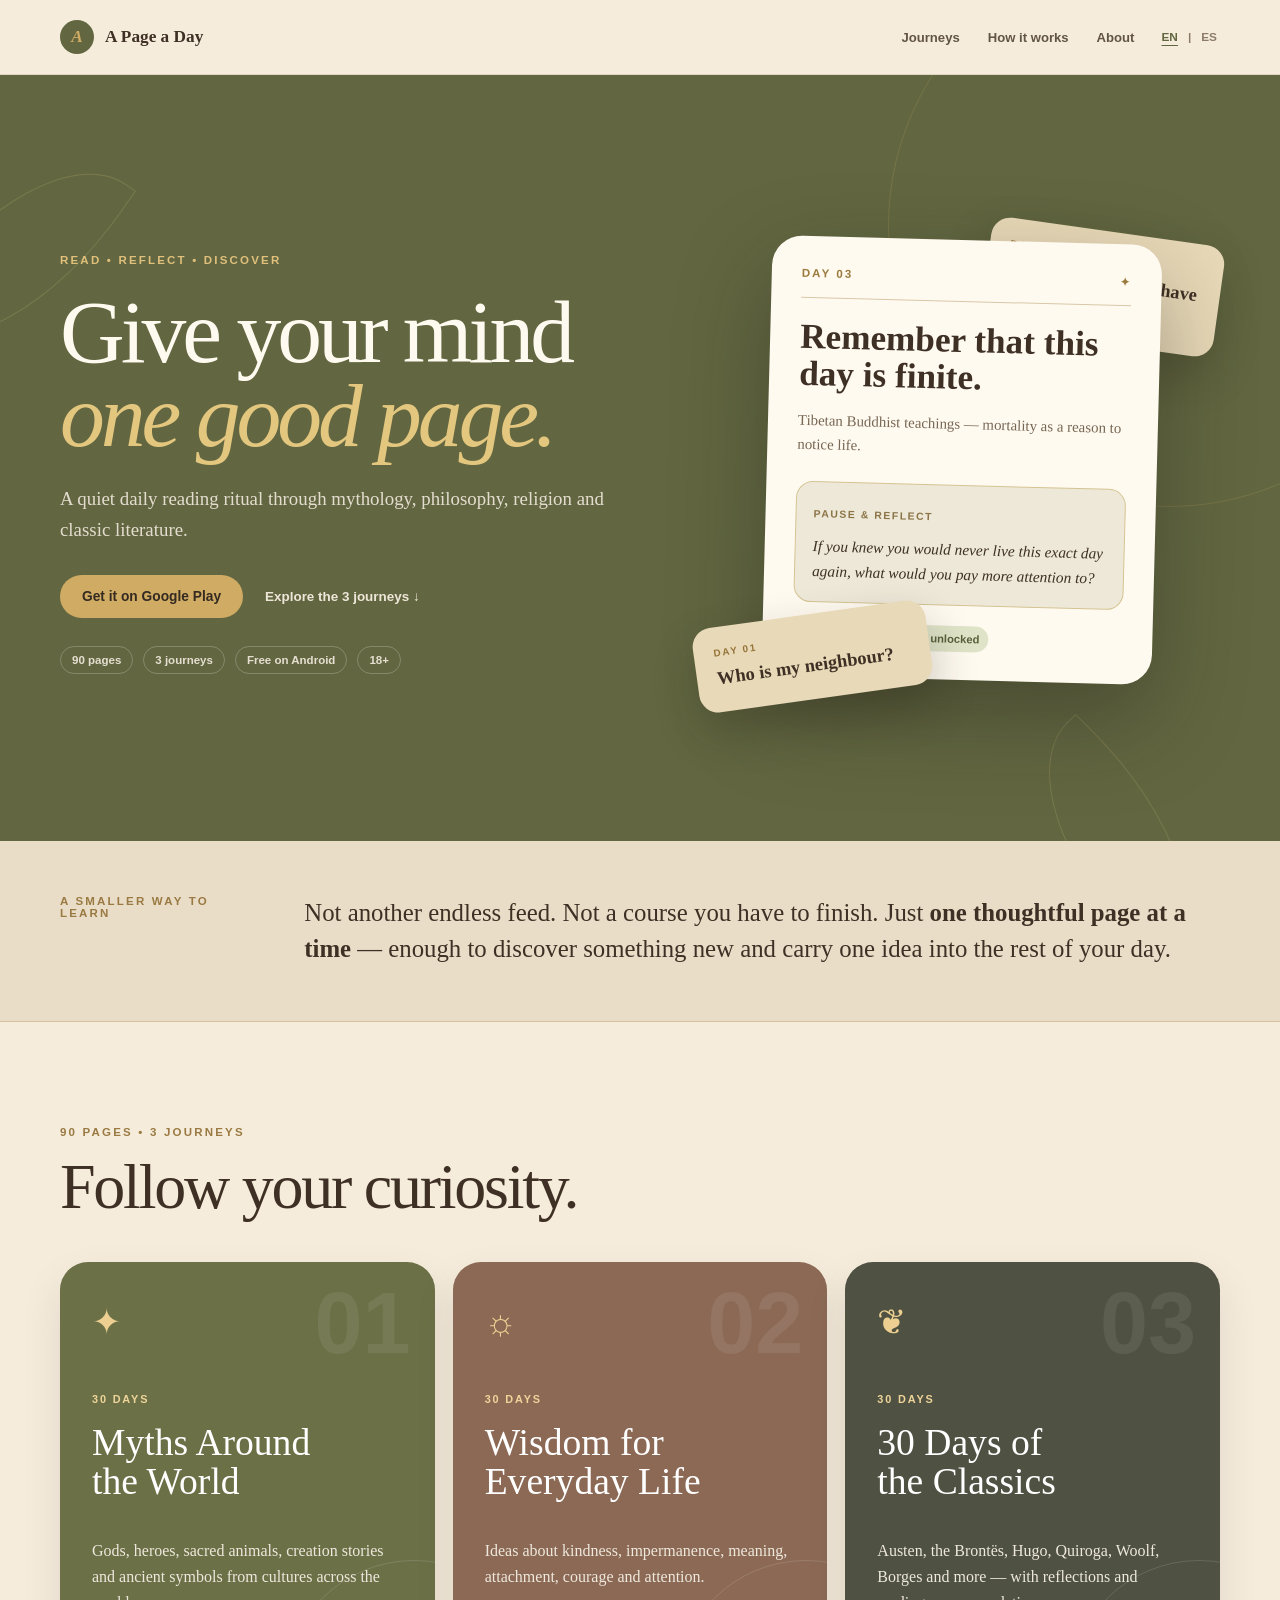
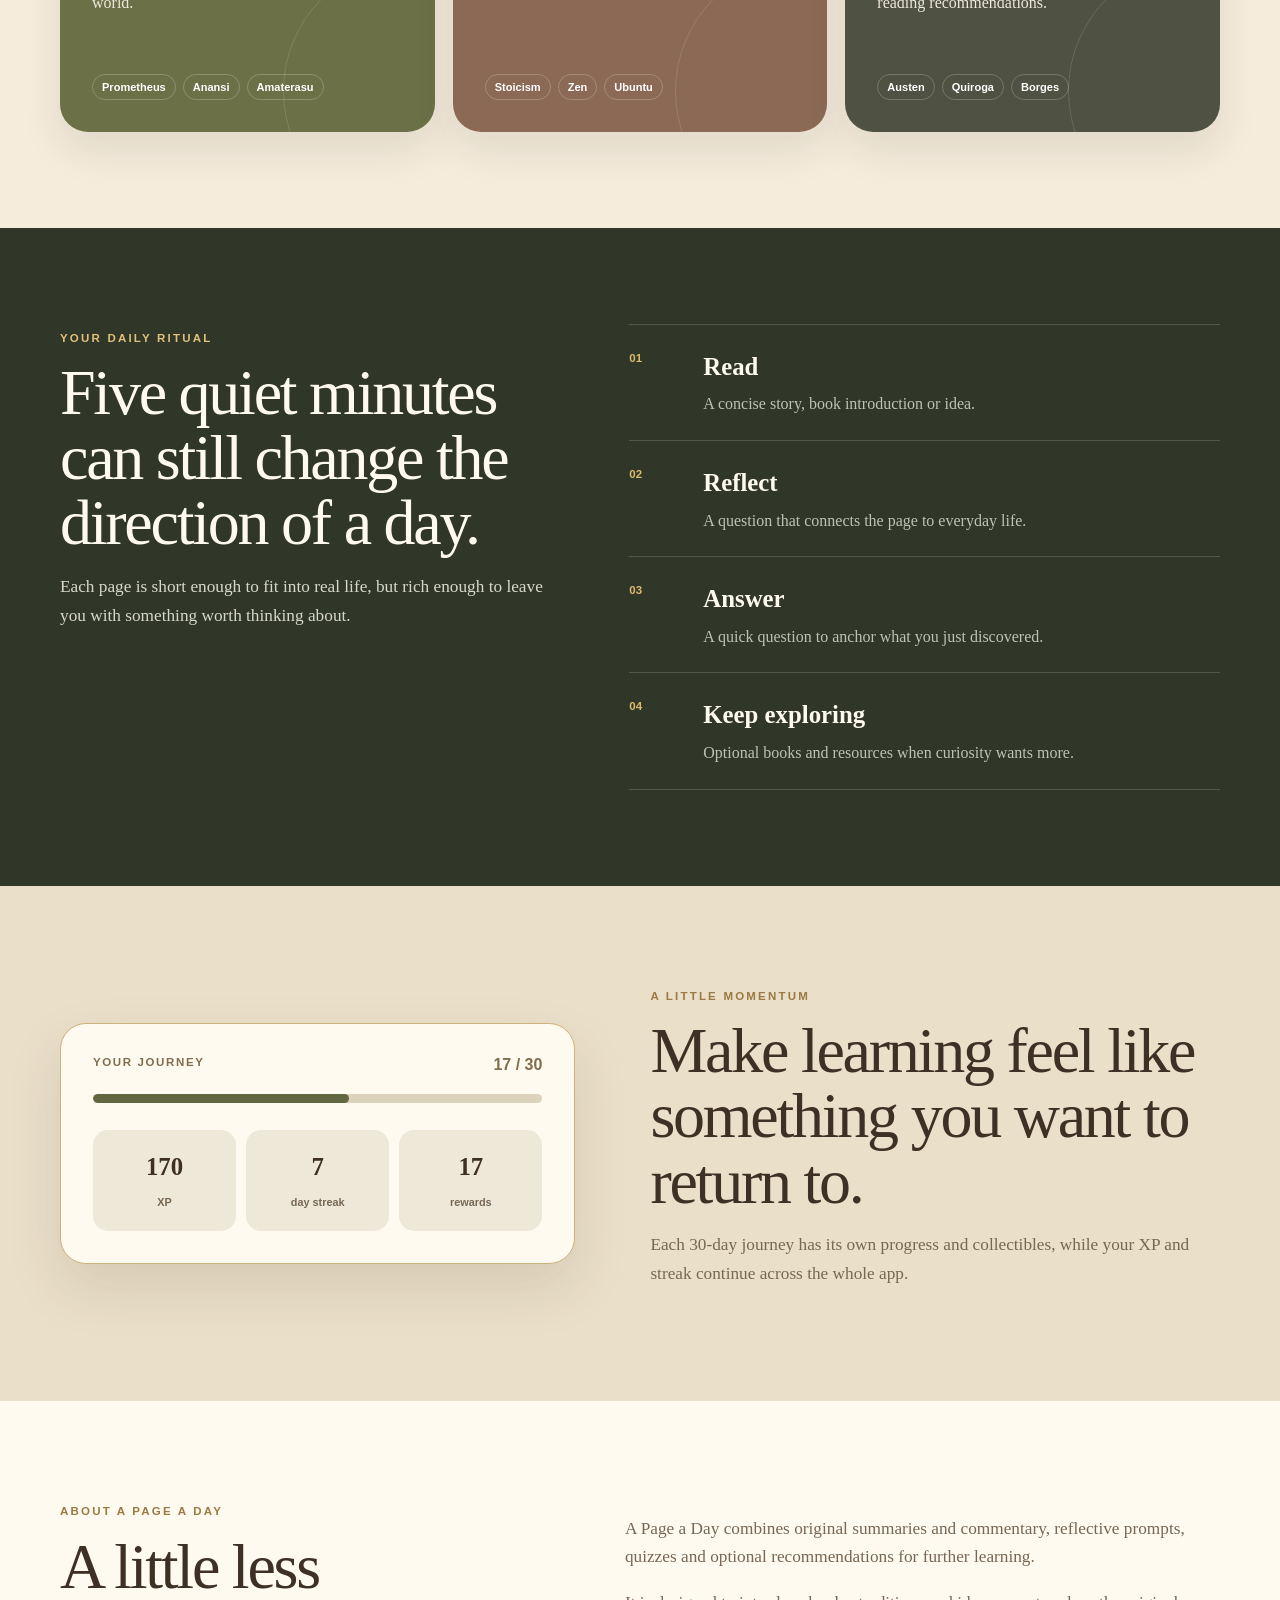
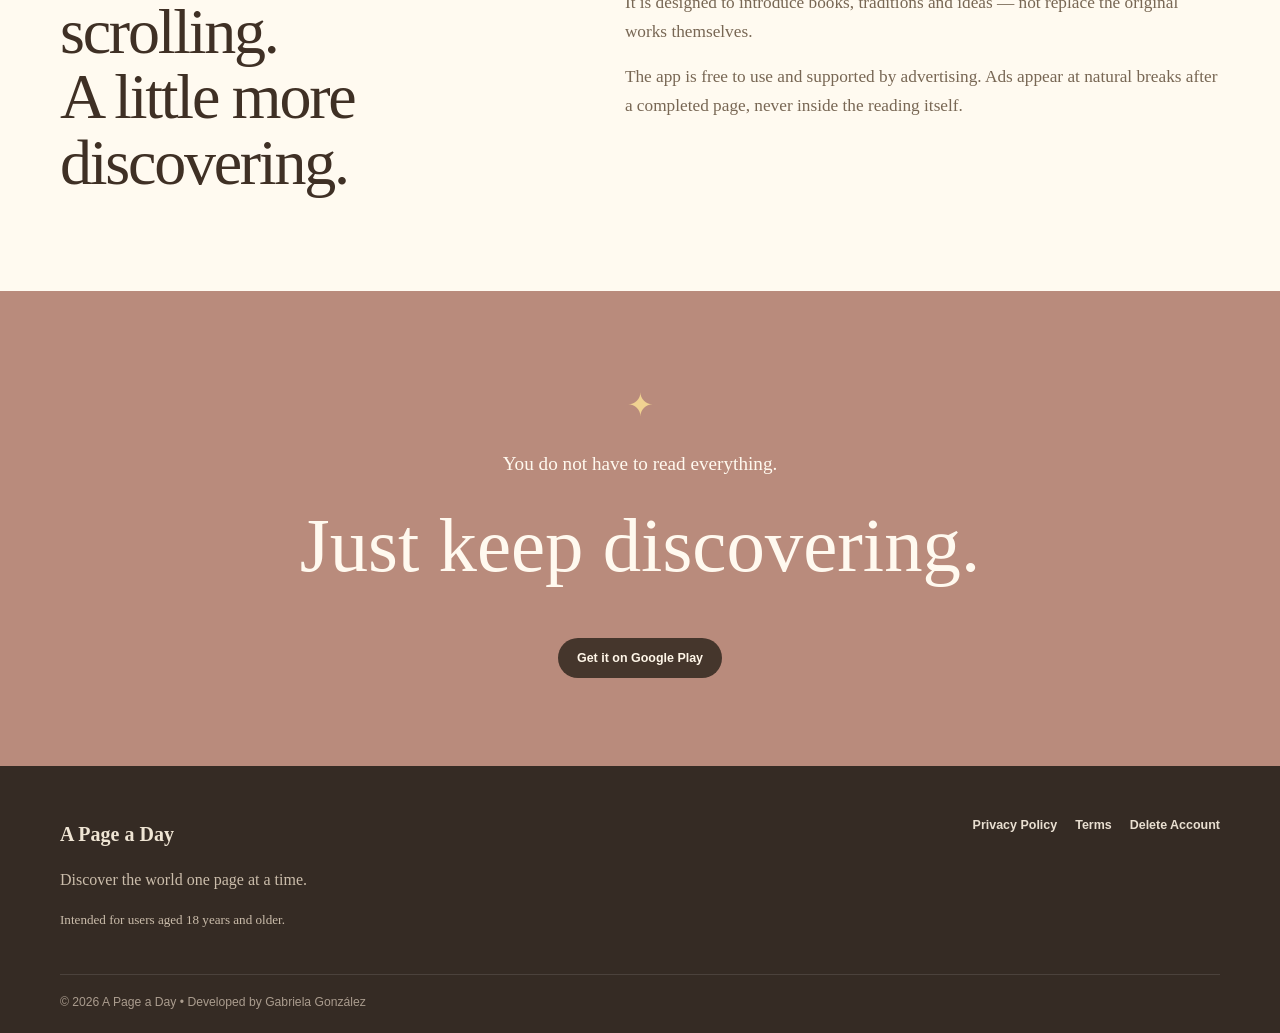
<file: index.html>
<!DOCTYPE html>
<html lang="en">
<head>
  <meta charset="UTF-8">
  <meta name="viewport" content="width=device-width, initial-scale=1.0">
  <meta name="description" content="A Page a Day is a free 18+ reading and reflection app with 90 daily pages across mythology, philosophy, religion and classic literature.">
  <title>A Page a Day</title>
  <link rel="stylesheet" href="style.css">
</head>
<body>
  <header class="topbar">
    <div class="wrap nav-wrap">
      <a class="brand" href="index.html">
        <span class="brand-mark">A</span>
        <span>A Page a Day</span>
      </a>

      <div class="nav-right">
        <nav>
          <a href="#journeys" data-en="Journeys" data-es="Viajes">Journeys</a>
          <a href="#ritual" data-en="How it works" data-es="Cómo funciona">How it works</a>
          <a href="#about" data-en="About" data-es="Acerca de">About</a>
        </nav>

        <div class="language-switch" aria-label="Language selector">
          <button type="button" class="lang-btn active" data-lang="en">EN</button>
          <span>|</span>
          <button type="button" class="lang-btn" data-lang="es">ES</button>
        </div>
      </div>
    </div>
  </header>

  <main>
    <section class="hero">
      <div class="leaf leaf-one"></div>
      <div class="leaf leaf-two"></div>
      <div class="wrap hero-grid">
        <div class="hero-copy">
          <span class="eyebrow light"
            data-en="READ • REFLECT • DISCOVER"
            data-es="LEE • REFLEXIONA • DESCUBRE">READ • REFLECT • DISCOVER</span>

          <h1>
            <span data-en="Give your mind" data-es="Regálale a tu mente">Give your mind</span><br>
            <em data-en="one good page." data-es="una buena página.">one good page.</em>
          </h1>

          <p class="hero-text"
            data-en="A quiet daily reading ritual through mythology, philosophy, religion and classic literature."
            data-es="Un pequeño ritual diario de lectura a través de la mitología, la filosofía, la religión y la literatura clásica.">
            A quiet daily reading ritual through mythology, philosophy, religion and classic literature.
          </p>

          <div class="hero-actions">
            <a class="button gold" href="https://play.google.com/store/apps/details?id=com.gabrielagonzalez.a_page_a_day&pcampaignid=web_share" target="_blank" rel="noopener"
              data-en="Get it on Google Play"
              data-es="Disponible en Google Play">Get it on Google Play</a>

            <a class="text-link" href="#journeys"
              data-en="Explore the 3 journeys ↓"
              data-es="Explora los 3 viajes ↓">Explore the 3 journeys ↓</a>
          </div>

          <div class="hero-facts">
            <span data-en="90 pages" data-es="90 páginas">90 pages</span>
            <span data-en="3 journeys" data-es="3 viajes">3 journeys</span>
            <span data-en="Free on Android" data-es="Gratis en Android">Free on Android</span>
            <span>18+</span>
          </div>
        </div>

        <div class="visual-stack" aria-label="Preview of the A Page a Day reading experience">
          <div class="mini-card back-card">
            <span data-en="DAY 14" data-es="DÍA 14">DAY 14</span>
            <strong
              data-en="Difference does not have to become distance."
              data-es="La diferencia no tiene que convertirse en distancia.">
              Difference does not have to become distance.
            </strong>
          </div>

          <div class="phone-card">
            <div class="phone-top">
              <span data-en="DAY 03" data-es="DÍA 03">DAY 03</span>
              <span>✦</span>
            </div>
            <div class="divider"></div>
            <h2
              data-en="Remember that this day is finite."
              data-es="Recuerda que este día es finito.">
              Remember that this day is finite.
            </h2>
            <p class="sub"
              data-en="Tibetan Buddhist teachings — mortality as a reason to notice life."
              data-es="Enseñanzas budistas tibetanas — la mortalidad como razón para notar la vida.">
              Tibetan Buddhist teachings — mortality as a reason to notice life.
            </p>

            <div class="inner-note">
              <span data-en="PAUSE & REFLECT" data-es="PAUSA Y REFLEXIONA">PAUSE & REFLECT</span>
              <p
                data-en="If you knew you would never live this exact day again, what would you pay more attention to?"
                data-es="Si supieras que nunca volverás a vivir exactamente este día, ¿a qué prestarías más atención?">
                If you knew you would never live this exact day again, what would you pay more attention to?
              </p>
            </div>

            <div class="reward-row">
              <span>+10 XP</span>
              <span data-en="New reward unlocked" data-es="Nueva recompensa desbloqueada">New reward unlocked</span>
            </div>
          </div>

          <div class="mini-card front-card">
            <span data-en="DAY 01" data-es="DÍA 01">DAY 01</span>
            <strong data-en="Who is my neighbour?" data-es="¿Quién es mi prójimo?">Who is my neighbour?</strong>
          </div>
        </div>
      </div>
    </section>

    <section class="manifesto">
      <div class="wrap manifesto-grid">
        <span class="eyebrow"
          data-en="A SMALLER WAY TO LEARN"
          data-es="UNA FORMA MÁS SIMPLE DE APRENDER">A SMALLER WAY TO LEARN</span>

        <p
          data-en="Not another endless feed. Not a course you have to finish. Just <strong>one thoughtful page at a time</strong> — enough to discover something new and carry one idea into the rest of your day."
          data-es="No es otro feed infinito. No es un curso que tienes que terminar. Solo <strong>una página para pensar cada vez</strong> — lo suficiente para descubrir algo nuevo y llevarte una idea al resto del día.">
          Not another endless feed. Not a course you have to finish. Just <strong>one thoughtful page at a time</strong> — enough to discover something new and carry one idea into the rest of your day.
        </p>
      </div>
    </section>

    <section id="journeys" class="section journeys-section">
      <div class="wrap">
        <div class="section-heading">
          <span class="eyebrow" data-en="90 PAGES • 3 JOURNEYS" data-es="90 PÁGINAS • 3 VIAJES">90 PAGES • 3 JOURNEYS</span>
          <h2 data-en="Follow your curiosity." data-es="Sigue tu curiosidad.">Follow your curiosity.</h2>
        </div>

        <div class="journey-grid">
          <article class="journey-card myth">
            <div class="journey-number">01</div>
            <div class="symbol">✦</div>
            <p class="kicker" data-en="30 DAYS" data-es="30 DÍAS">30 DAYS</p>
            <h3 data-en="Myths Around<br>the World" data-es="Mitos<br>del mundo">Myths Around<br>the World</h3>
            <p class="desc"
              data-en="Gods, heroes, sacred animals, creation stories and ancient symbols from cultures across the world."
              data-es="Dioses, héroes, animales sagrados, relatos de creación y símbolos antiguos de culturas de todo el mundo.">
              Gods, heroes, sacred animals, creation stories and ancient symbols from cultures across the world.
            </p>
            <div class="tags"><span>Prometheus</span><span>Anansi</span><span>Amaterasu</span></div>
          </article>

          <article class="journey-card wisdom">
            <div class="journey-number">02</div>
            <div class="symbol">☼</div>
            <p class="kicker" data-en="30 DAYS" data-es="30 DÍAS">30 DAYS</p>
            <h3 data-en="Wisdom for<br>Everyday Life" data-es="Sabiduría para<br>la vida cotidiana">Wisdom for<br>Everyday Life</h3>
            <p class="desc"
              data-en="Ideas about kindness, impermanence, meaning, attachment, courage and attention."
              data-es="Ideas sobre bondad, impermanencia, sentido, apego, coraje y atención.">
              Ideas about kindness, impermanence, meaning, attachment, courage and attention.
            </p>
            <div class="tags"><span>Stoicism</span><span>Zen</span><span>Ubuntu</span></div>
          </article>

          <article class="journey-card classics">
            <div class="journey-number">03</div>
            <div class="symbol">❦</div>
            <p class="kicker" data-en="30 DAYS" data-es="30 DÍAS">30 DAYS</p>
            <h3 data-en="30 Days of<br>the Classics" data-es="30 días de<br>clásicos">30 Days of<br>the Classics</h3>
            <p class="desc"
              data-en="Austen, the Brontës, Hugo, Quiroga, Woolf, Borges and more — with reflections and reading recommendations."
              data-es="Austen, las Brontë, Hugo, Quiroga, Woolf, Borges y más — con reflexiones y recomendaciones de lectura.">
              Austen, the Brontës, Hugo, Quiroga, Woolf, Borges and more — with reflections and reading recommendations.
            </p>
            <div class="tags"><span>Austen</span><span>Quiroga</span><span>Borges</span></div>
          </article>
        </div>
      </div>
    </section>

    <section id="ritual" class="section ritual-section">
      <div class="wrap ritual-grid">
        <div class="ritual-copy">
          <span class="eyebrow light" data-en="YOUR DAILY RITUAL" data-es="TU RITUAL DIARIO">YOUR DAILY RITUAL</span>
          <h2
            data-en="Five quiet minutes can still change the direction of a day."
            data-es="Cinco minutos tranquilos pueden cambiar la dirección de un día.">
            Five quiet minutes can still change the direction of a day.
          </h2>
          <p
            data-en="Each page is short enough to fit into real life, but rich enough to leave you with something worth thinking about."
            data-es="Cada página es lo bastante breve para entrar en la vida real, pero lo bastante rica para dejarte algo en qué pensar.">
            Each page is short enough to fit into real life, but rich enough to leave you with something worth thinking about.
          </p>
        </div>

        <div class="steps">
          <article>
            <span>01</span>
            <div>
              <h3 data-en="Read" data-es="Lee">Read</h3>
              <p data-en="A concise story, book introduction or idea." data-es="Un relato, una introducción a un libro o una idea breve.">A concise story, book introduction or idea.</p>
            </div>
          </article>
          <article>
            <span>02</span>
            <div>
              <h3 data-en="Reflect" data-es="Reflexiona">Reflect</h3>
              <p data-en="A question that connects the page to everyday life." data-es="Una pregunta que conecta la página con la vida cotidiana.">A question that connects the page to everyday life.</p>
            </div>
          </article>
          <article>
            <span>03</span>
            <div>
              <h3 data-en="Answer" data-es="Responde">Answer</h3>
              <p data-en="A quick question to anchor what you just discovered." data-es="Una pregunta rápida para fijar lo que acabas de descubrir.">A quick question to anchor what you just discovered.</p>
            </div>
          </article>
          <article>
            <span>04</span>
            <div>
              <h3 data-en="Keep exploring" data-es="Sigue explorando">Keep exploring</h3>
              <p data-en="Optional books and resources when curiosity wants more." data-es="Libros y recursos opcionales cuando la curiosidad quiera más.">Optional books and resources when curiosity wants more.</p>
            </div>
          </article>
        </div>
      </div>
    </section>

    <section class="progress-section">
      <div class="wrap progress-grid">
        <div class="progress-card">
          <div class="progress-top">
            <span data-en="YOUR JOURNEY" data-es="TU VIAJE">YOUR JOURNEY</span>
            <strong>17 / 30</strong>
          </div>
          <div class="progress-bar"><i></i></div>
          <div class="progress-stats">
            <div><strong>170</strong><span>XP</span></div>
            <div><strong>7</strong><span data-en="day streak" data-es="días de racha">day streak</span></div>
            <div><strong>17</strong><span data-en="rewards" data-es="recompensas">rewards</span></div>
          </div>
        </div>

        <div class="progress-copy">
          <span class="eyebrow" data-en="A LITTLE MOMENTUM" data-es="UN POCO DE IMPULSO">A LITTLE MOMENTUM</span>
          <h2
            data-en="Make learning feel like something you want to return to."
            data-es="Haz que aprender sea algo a lo que quieras volver.">
            Make learning feel like something you want to return to.
          </h2>
          <p
            data-en="Each 30-day journey has its own progress and collectibles, while your XP and streak continue across the whole app."
            data-es="Cada viaje de 30 días tiene su propio progreso y recompensas, mientras que tu XP y tu racha continúan en toda la app.">
            Each 30-day journey has its own progress and collectibles, while your XP and streak continue across the whole app.
          </p>
        </div>
      </div>
    </section>

    <section id="about" class="section about-section">
      <div class="wrap about-grid">
        <div>
          <span class="eyebrow" data-en="ABOUT A PAGE A DAY" data-es="ACERCA DE A PAGE A DAY">ABOUT A PAGE A DAY</span>
          <h2
            data-en="A little less scrolling.<br>A little more discovering."
            data-es="Un poco menos de scroll.<br>Un poco más de descubrir.">
            A little less scrolling.<br>A little more discovering.
          </h2>
        </div>

        <div class="about-copy">
          <p
            data-en="A Page a Day combines original summaries and commentary, reflective prompts, quizzes and optional recommendations for further learning."
            data-es="A Page a Day combina resúmenes y comentarios originales, preguntas de reflexión, quizzes y recomendaciones opcionales para seguir aprendiendo.">
            A Page a Day combines original summaries and commentary, reflective prompts, quizzes and optional recommendations for further learning.
          </p>

          <p
            data-en="It is designed to introduce books, traditions and ideas — not replace the original works themselves."
            data-es="Está diseñada para presentar libros, tradiciones e ideas — no para sustituir las obras originales.">
            It is designed to introduce books, traditions and ideas — not replace the original works themselves.
          </p>

          <p
            data-en="The app is free to use and supported by advertising. Ads appear at natural breaks after a completed page, never inside the reading itself."
            data-es="La app es gratuita y se sostiene con publicidad. Los anuncios aparecen en pausas naturales después de completar una página, nunca dentro de la lectura.">
            The app is free to use and supported by advertising. Ads appear at natural breaks after a completed page, never inside the reading itself.
          </p>
        </div>
      </div>
    </section>

    <section class="closing">
      <div class="wrap closing-inner">
        <span class="closing-symbol">✦</span>
        <p data-en="You do not have to read everything." data-es="No tienes que leerlo todo.">You do not have to read everything.</p>
        <h2 data-en="Just keep discovering." data-es="Solo sigue descubriendo.">Just keep discovering.</h2>
        <a class="play-badge" href="https://play.google.com/store/apps/details?id=com.gabrielagonzalez.a_page_a_day&pcampaignid=web_share" target="_blank" rel="noopener"
          data-en="Get it on Google Play"
          data-es="Disponible en Google Play">Get it on Google Play</a>
      </div>
    </section>
  </main>

  <footer>
    <div class="wrap footer-main">
      <div>
        <a class="footer-brand" href="index.html">A Page a Day</a>
        <p data-en="Discover the world one page at a time." data-es="Descubre el mundo una página a la vez.">Discover the world one page at a time.</p>
        <p class="age" data-en="Intended for users aged 18 years and older." data-es="Destinada a usuarios mayores de 18 años.">Intended for users aged 18 years and older.</p>
      </div>

      <div class="footer-links">
        <a href="privacy.html" data-en="Privacy Policy" data-es="Política de privacidad">Privacy Policy</a>
        <a href="terms.html" data-en="Terms" data-es="Términos">Terms</a>
        <a href="delete-account.html" data-en="Delete Account" data-es="Eliminar cuenta">Delete Account</a>
      </div>
    </div>

    <div class="wrap footer-bottom">
      © 2026 A Page a Day • Developed by Gabriela González
    </div>
  </footer>

<script>
(() => {
  const buttons = document.querySelectorAll('.lang-btn');
  const translatable = document.querySelectorAll('[data-en][data-es]');

  function setLanguage(lang) {
    document.documentElement.lang = lang;

    translatable.forEach((element) => {
      const value = element.getAttribute('data-' + lang);
      if (value !== null) {
        element.innerHTML = value;
      }
    });

    buttons.forEach((button) => {
      button.classList.toggle('active', button.dataset.lang === lang);
    });

    try {
      localStorage.setItem('apageaday-language', lang);
    } catch (e) {}
  }

  let initialLanguage = 'en';

  try {
    const saved = localStorage.getItem('apageaday-language');
    if (saved === 'en' || saved === 'es') {
      initialLanguage = saved;
    } else if ((navigator.language || '').toLowerCase().startsWith('es')) {
      initialLanguage = 'es';
    }
  } catch (e) {
    if ((navigator.language || '').toLowerCase().startsWith('es')) {
      initialLanguage = 'es';
    }
  }

  buttons.forEach((button) => {
    button.addEventListener('click', () => setLanguage(button.dataset.lang));
  });

  setLanguage(initialLanguage);
})();
</script>

</body>
</html>
</file>
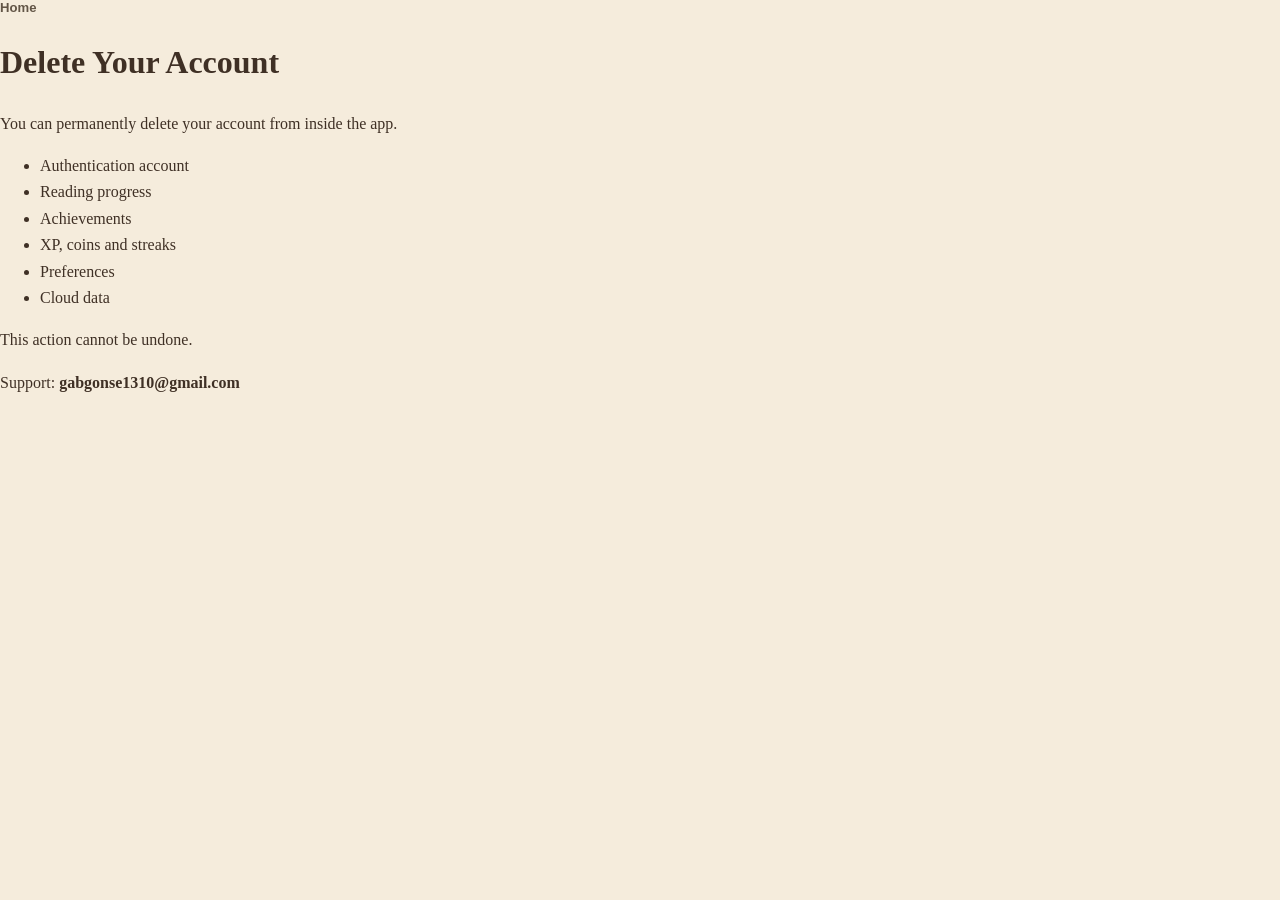
<file: delete-account.html>
<!DOCTYPE html><html lang='en'><head><meta charset='UTF-8'><title>Delete Account</title><link rel='stylesheet' href='style.css'></head><body><nav><a href='index.html'>Home</a></nav><h1>Delete Your Account</h1><p>You can permanently delete your account from inside the app.</p><ul><li>Authentication account</li><li>Reading progress</li><li>Achievements</li><li>XP, coins and streaks</li><li>Preferences</li><li>Cloud data</li></ul><p>This action cannot be undone.</p><p>Support: <strong>gabgonse1310@gmail.com</strong></p></body></html>
</file>
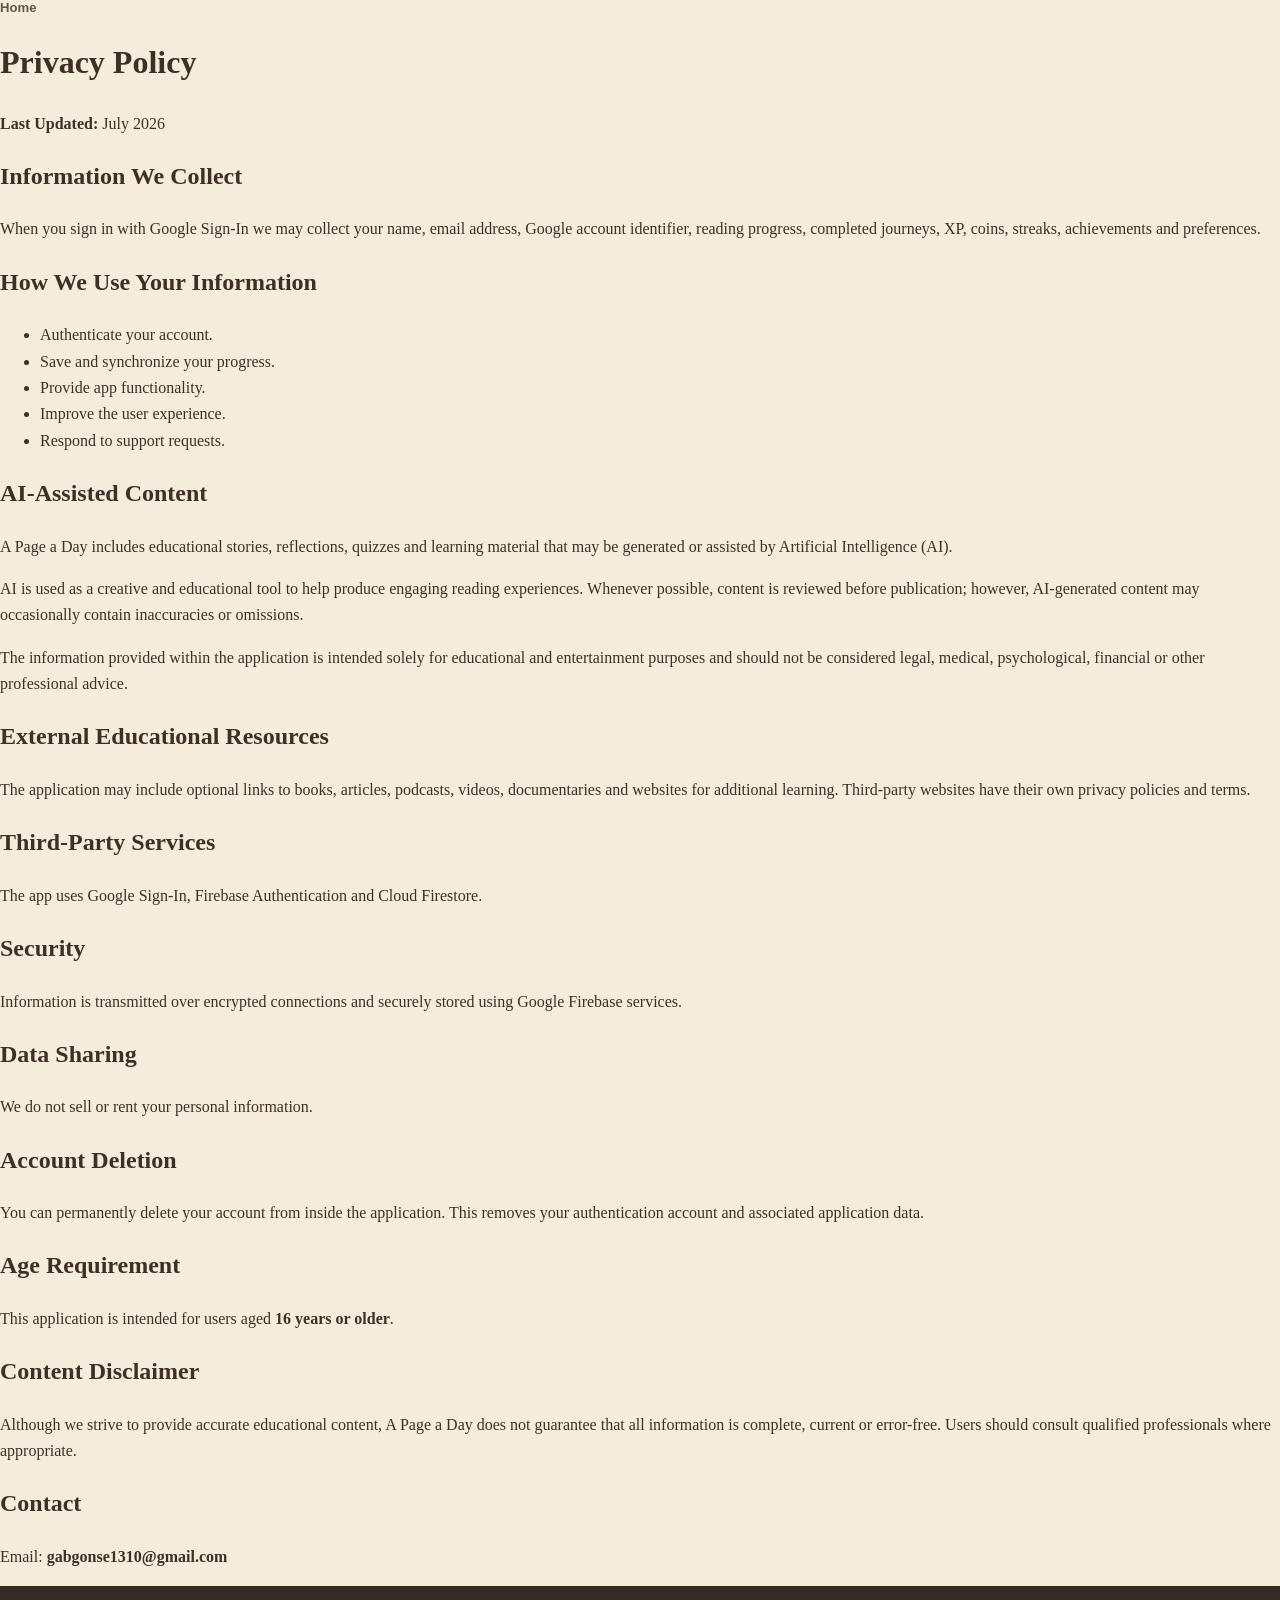
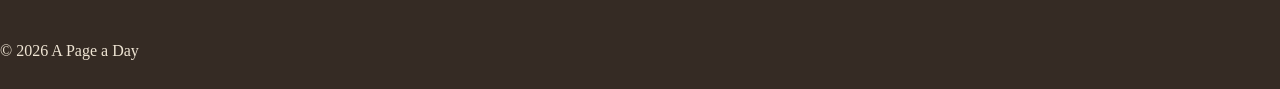
<file: privacy.html>
<!DOCTYPE html><html lang="en"><head><meta charset="UTF-8"><meta name="viewport" content="width=device-width,initial-scale=1"><title>Privacy Policy</title><link rel="stylesheet" href="style.css"></head><body><nav><a href="index.html">Home</a></nav><h1>Privacy Policy</h1><p><strong>Last Updated:</strong> July 2026</p><h2>Information We Collect</h2><p>When you sign in with Google Sign-In we may collect your name, email address, Google account identifier, reading progress, completed journeys, XP, coins, streaks, achievements and preferences.</p><h2>How We Use Your Information</h2><ul><li>Authenticate your account.</li><li>Save and synchronize your progress.</li><li>Provide app functionality.</li><li>Improve the user experience.</li><li>Respond to support requests.</li></ul><h2>AI-Assisted Content</h2><p>A Page a Day includes educational stories, reflections, quizzes and learning material that may be generated or assisted by Artificial Intelligence (AI).</p><p>AI is used as a creative and educational tool to help produce engaging reading experiences. Whenever possible, content is reviewed before publication; however, AI-generated content may occasionally contain inaccuracies or omissions.</p><p>The information provided within the application is intended solely for educational and entertainment purposes and should not be considered legal, medical, psychological, financial or other professional advice.</p><h2>External Educational Resources</h2><p>The application may include optional links to books, articles, podcasts, videos, documentaries and websites for additional learning. Third-party websites have their own privacy policies and terms.</p><h2>Third-Party Services</h2><p>The app uses Google Sign-In, Firebase Authentication and Cloud Firestore.</p><h2>Security</h2><p>Information is transmitted over encrypted connections and securely stored using Google Firebase services.</p><h2>Data Sharing</h2><p>We do not sell or rent your personal information.</p><h2>Account Deletion</h2><p>You can permanently delete your account from inside the application. This removes your authentication account and associated application data.</p><h2>Age Requirement</h2><p>This application is intended for users aged <strong>16 years or older</strong>.</p><h2>Content Disclaimer</h2><p>Although we strive to provide accurate educational content, A Page a Day does not guarantee that all information is complete, current or error-free. Users should consult qualified professionals where appropriate.</p><h2>Contact</h2><p>Email: <strong>gabgonse1310@gmail.com</strong></p><footer>© 2026 A Page a Day</footer></body></html>
</file>
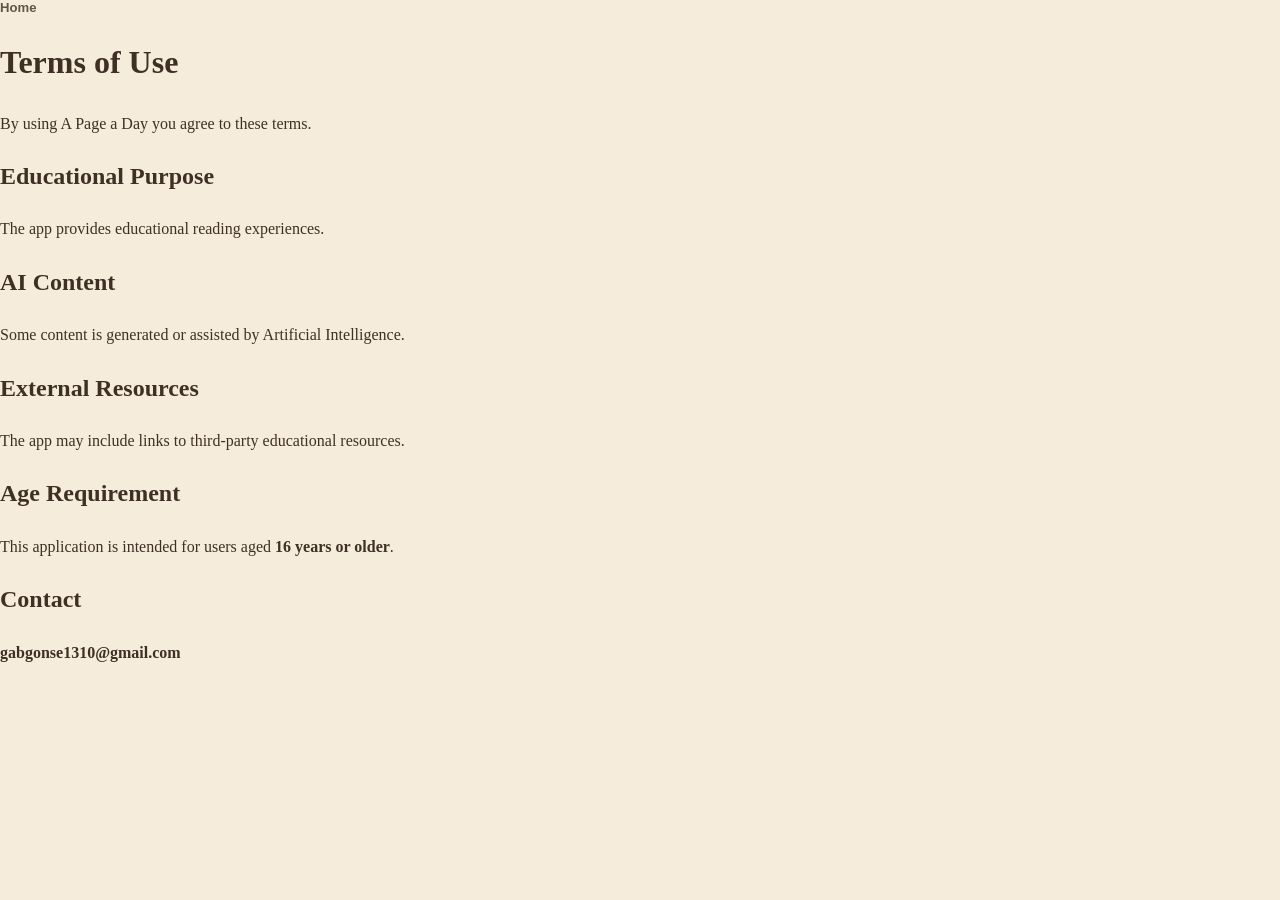
<file: terms.html>
<!DOCTYPE html><html lang='en'><head><meta charset='UTF-8'><title>Terms</title><link rel='stylesheet' href='style.css'></head><body><nav><a href='index.html'>Home</a></nav><h1>Terms of Use</h1><p>By using A Page a Day you agree to these terms.</p><h2>Educational Purpose</h2><p>The app provides educational reading experiences.</p><h2>AI Content</h2><p>Some content is generated or assisted by Artificial Intelligence.</p><h2>External Resources</h2><p>The app may include links to third-party educational resources.</p><h2>Age Requirement</h2><p>This application is intended for users aged <strong>16 years or older</strong>.</p><h2>Contact</h2><p><strong>gabgonse1310@gmail.com</strong></p></body></html>
</file>
<file: style.css>
*{box-sizing:border-box}html{scroll-behavior:smooth}:root{--cream:#f5ecdc;--ivory:#fffaf0;--ink:#3f3025;--soft:#786754;--olive:#626741;--olive2:#747a4c;--sage:#aeb58a;--gold:#d0ab63;--rust:#9b6248;--rose:#bc8d80;--line:#d8c4a0;--shadow:rgba(48,38,28,.14)}body{margin:0;background:var(--cream);color:var(--ink);font-family:Georgia,"Times New Roman",serif;line-height:1.65}.wrap{width:min(1160px,calc(100% - 44px));margin:auto}a{color:inherit}.topbar{position:sticky;top:0;z-index:30;background:rgba(245,236,220,.92);backdrop-filter:blur(14px);border-bottom:1px solid rgba(111,96,65,.16)}.nav-wrap{min-height:74px;display:flex;align-items:center;justify-content:space-between}.brand{display:flex;align-items:center;gap:11px;text-decoration:none;font-weight:bold;font-size:1.08rem}.brand-mark{display:grid;place-items:center;width:34px;height:34px;border-radius:50%;background:var(--olive);color:var(--gold);font-style:italic}.nav-right{display:flex;align-items:center;gap:24px}nav{display:flex;gap:28px;font:600 .82rem Arial,sans-serif;color:#625546}nav a{text-decoration:none}nav a:hover{color:var(--olive)}.language-switch{display:flex;align-items:center;gap:7px;font:700 .74rem Arial,sans-serif;color:#8c7b68}.lang-btn{border:0;background:transparent;color:#8c7b68;font:700 .74rem Arial,sans-serif;cursor:pointer;padding:5px 3px}.lang-btn.active{color:var(--olive);text-decoration:underline;text-underline-offset:4px}.hero{position:relative;overflow:hidden;background:var(--olive);color:var(--ivory);padding:100px 0 96px}.hero:after{content:"";position:absolute;width:560px;height:560px;border:1px solid rgba(208,171,99,.18);border-radius:50%;right:-170px;top:-130px}.hero-grid{display:grid;grid-template-columns:1.05fr .95fr;gap:72px;align-items:center}.eyebrow{font:700 .72rem Arial,sans-serif;letter-spacing:.19em;color:#9a7a42}.eyebrow.light{color:#e0c07b}.hero h1{font-size:clamp(3.8rem,7vw,6.6rem);line-height:.93;font-weight:500;letter-spacing:-.045em;margin:18px 0 26px}.hero h1 em{font-weight:400;color:#e4c77f}.hero-text{font-size:1.18rem;max-width:610px;color:#e4ddcf;margin:0 0 30px}.hero-actions{display:flex;align-items:center;gap:22px;flex-wrap:wrap}.button{display:inline-flex;padding:14px 22px;border-radius:999px;text-decoration:none;font:700 .86rem Arial,sans-serif}.button.gold{background:var(--gold);color:#342a21}.text-link{font:600 .84rem Arial,sans-serif;color:#eee6d8;text-decoration:none}.hero-facts{display:flex;gap:10px;flex-wrap:wrap;margin-top:28px}.hero-facts span{font:700 .72rem Arial,sans-serif;border:1px solid rgba(255,255,255,.22);padding:7px 11px;border-radius:999px;color:#e6dfd1}.visual-stack{position:relative;min-height:570px;display:grid;place-items:center}.phone-card{position:relative;z-index:4;width:min(390px,86%);background:var(--ivory);color:var(--ink);padding:31px 30px 28px;border-radius:30px;box-shadow:0 35px 90px rgba(30,26,20,.35);transform:rotate(1.5deg)}.phone-top{display:flex;justify-content:space-between;font:700 .72rem Arial,sans-serif;letter-spacing:.18em;color:#9b7b3e}.divider{height:1px;background:#d9c8a7;margin:16px 0 20px}.phone-card h2{font-size:2.2rem;line-height:1.06;margin:0 0 12px}.phone-card .sub{font-size:.93rem;color:var(--soft)}.inner-note{background:#ede8d8;border:1px solid #d5c493;border-radius:17px;padding:17px;margin-top:24px}.inner-note span{font:700 .65rem Arial,sans-serif;letter-spacing:.15em;color:#8c7447}.inner-note p{font-size:.96rem;font-style:italic;margin:8px 0 0}.reward-row{display:flex;gap:8px;flex-wrap:wrap;margin-top:20px}.reward-row span{font:700 .7rem Arial,sans-serif;background:#dfe4c8;color:#59603b;border-radius:999px;padding:7px 9px}.mini-card{position:absolute;width:235px;padding:20px;background:#e8d9b8;color:var(--ink);border-radius:19px;box-shadow:0 20px 45px rgba(30,25,18,.24)}.mini-card span{display:block;font:700 .62rem Arial,sans-serif;letter-spacing:.17em;color:#967439;margin-bottom:8px}.mini-card strong{font-size:1.15rem;line-height:1.15}.back-card{top:56px;right:0;transform:rotate(8deg);z-index:1}.front-card{left:-8px;bottom:46px;transform:rotate(-8deg);z-index:6}.leaf{position:absolute;width:120px;height:240px;border:1px solid rgba(221,194,131,.2);border-radius:90% 0 90% 0;transform:rotate(35deg)}.leaf-one{left:-42px;top:60px}.leaf-two{right:8%;bottom:-120px;transform:rotate(-45deg)}.manifesto{background:#e9ddc8;padding:54px 0;border-bottom:1px solid #d5c29d}.manifesto-grid{display:grid;grid-template-columns:.35fr 1.65fr;gap:50px;align-items:start}.manifesto p{margin:0;font-size:1.55rem;line-height:1.45}.section{padding:96px 0}.section-heading{max-width:760px;margin-bottom:42px}.section-heading h2,.about-grid h2,.progress-copy h2,.ritual-copy h2{font-size:clamp(2.6rem,5vw,4.4rem);line-height:1.02;font-weight:500;letter-spacing:-.035em;margin:10px 0 0}.journeys-section{background:var(--cream)}.journey-grid{display:grid;grid-template-columns:repeat(3,1fr);gap:18px}.journey-card{position:relative;overflow:hidden;min-height:470px;padding:32px;border-radius:28px;color:#fff;display:flex;flex-direction:column;box-shadow:0 18px 40px rgba(50,40,30,.10)}.journey-card:after{content:"";position:absolute;width:260px;height:260px;border:1px solid rgba(255,255,255,.13);border-radius:50%;right:-110px;bottom:-90px}.journey-card.myth{background:#6b7047}.journey-card.wisdom{background:#8b6955}.journey-card.classics{background:#4f5142}.journey-number{position:absolute;right:24px;top:18px;font-size:5.4rem;line-height:1;color:rgba(255,255,255,.08);font-family:Arial,sans-serif;font-weight:800}.symbol{font-size:2.2rem;color:#edd091;margin-bottom:30px}.kicker{font:700 .68rem Arial,sans-serif;letter-spacing:.17em;color:#eed49a}.journey-card h3{font-size:2.35rem;line-height:1.04;font-weight:500;margin:8px 0 20px}.journey-card .desc{color:#eee8dd;font-size:1rem}.tags{display:flex;gap:7px;flex-wrap:wrap;margin-top:auto}.tags span{font:600 .69rem Arial,sans-serif;border:1px solid rgba(255,255,255,.22);padding:6px 9px;border-radius:999px}.ritual-section{background:#303729;color:var(--ivory)}.ritual-grid{display:grid;grid-template-columns:.9fr 1.1fr;gap:86px}.ritual-copy p{color:#d8d8ca;font-size:1.08rem;max-width:520px}.steps{border-top:1px solid rgba(255,255,255,.16)}.steps article{display:grid;grid-template-columns:56px 1fr;gap:18px;padding:22px 0;border-bottom:1px solid rgba(255,255,255,.16)}.steps article>span{font:700 .72rem Arial,sans-serif;color:#d9b96c;padding-top:5px}.steps h3{font-size:1.55rem;margin:0 0 4px}.steps p{margin:0;color:#bfc2b2}.progress-section{padding:96px 0;background:#eadfc9}.progress-grid{display:grid;grid-template-columns:.95fr 1.05fr;gap:75px;align-items:center}.progress-card{background:var(--ivory);padding:32px;border:1px solid #ccb27b;border-radius:26px;box-shadow:0 24px 55px rgba(70,53,35,.12)}.progress-top{display:flex;justify-content:space-between;font:700 .72rem Arial,sans-serif;letter-spacing:.14em;color:#806d4e}.progress-top strong{font-size:1rem;letter-spacing:0}.progress-bar{height:9px;border-radius:999px;background:#ddd3bc;margin:20px 0 27px;overflow:hidden}.progress-bar i{display:block;width:57%;height:100%;background:var(--olive);border-radius:inherit}.progress-stats{display:grid;grid-template-columns:repeat(3,1fr);gap:10px}.progress-stats div{background:#eee8d9;border-radius:15px;padding:17px;text-align:center}.progress-stats strong{display:block;font-size:1.55rem}.progress-stats span{font:600 .68rem Arial,sans-serif;color:#766753}.progress-copy p{font-size:1.08rem;color:var(--soft);max-width:560px}.about-section{background:var(--ivory)}.about-grid{display:grid;grid-template-columns:.9fr 1.1fr;gap:78px}.about-copy p{font-size:1.08rem;color:var(--soft)}.closing{background:#b98b7c;padding:88px 0;text-align:center;color:#fff9ef}.closing-symbol{font-size:2rem;color:#f0d291}.closing p{font-size:1.2rem;margin:16px 0 4px}.closing h2{font-size:clamp(3rem,6vw,5rem);font-weight:500;margin:0 0 28px}.play-badge{display:inline-flex;background:#45362c;color:#fff6e8;border-radius:999px;padding:13px 19px;font:700 .78rem Arial,sans-serif;text-decoration:none}footer{background:#352b24;color:#efe5d4;padding:52px 0 24px}.footer-main{display:flex;justify-content:space-between;gap:34px}.footer-brand{font-size:1.25rem;font-weight:bold;text-decoration:none}.footer-main p{color:#cbbdab}.age{font-size:.82rem}.footer-links{display:flex;gap:18px;align-items:flex-start;flex-wrap:wrap}.footer-links a{font:600 .78rem Arial,sans-serif;color:#e9dfd1;text-decoration:none}.footer-bottom{margin-top:30px;padding-top:20px;border-top:1px solid rgba(255,255,255,.11);font:400 .76rem Arial,sans-serif;color:#aa9c8e}@media(max-width:920px){.hero-grid,.ritual-grid,.progress-grid,.about-grid{grid-template-columns:1fr}.hero-grid{gap:45px}.visual-stack{min-height:520px}.journey-grid{grid-template-columns:1fr}.journey-card{min-height:390px}.manifesto-grid{grid-template-columns:1fr}.ritual-grid,.progress-grid,.about-grid{gap:42px}.nav-right{flex-direction:column;gap:10px}}@media(max-width:640px){.wrap{width:min(100% - 28px,1160px)}.topbar{position:static}.nav-wrap{padding:14px 0;flex-direction:column;gap:12px}.nav-right{width:100%}nav{gap:15px;flex-wrap:wrap;justify-content:center}.language-switch{justify-content:center}.hero{padding:66px 0}.hero h1{font-size:3.5rem}.visual-stack{min-height:470px}.phone-card{width:88%;padding:24px 22px}.phone-card h2{font-size:1.85rem}.mini-card{width:185px}.back-card{right:-8px}.front-card{left:-3px}.manifesto{padding:40px 0}.manifesto p{font-size:1.25rem}.section{padding:70px 0}.journey-card{padding:26px;min-height:410px}.progress-stats{grid-template-columns:1fr}.footer-main{flex-direction:column}.hero-facts span{font-size:.66rem}}
</file>
